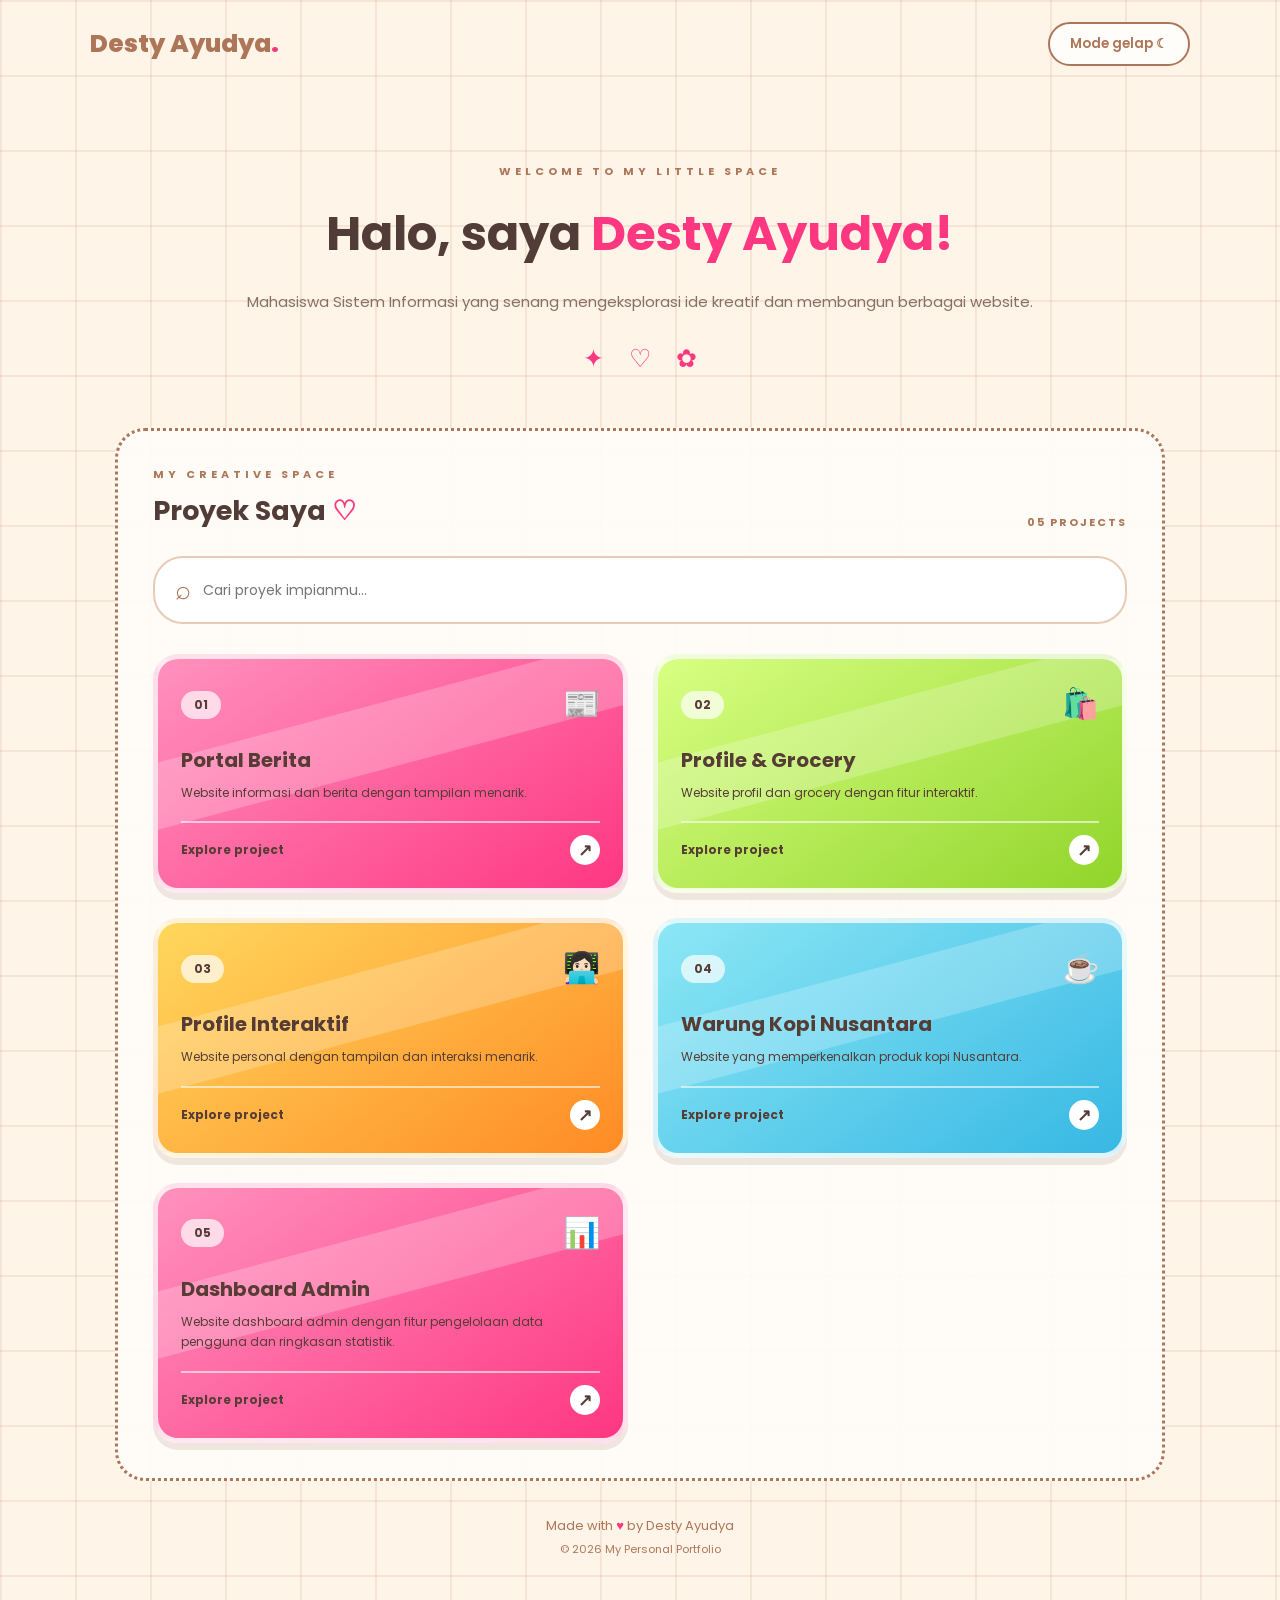
<file: index.html>
<!DOCTYPE html>
<html lang="id">
<head>
    <meta charset="UTF-8">
    <meta name="viewport" content="width=device-width, initial-scale=1.0">
    <title>Desty Ayudya | My Portfolio</title>

    <!-- GOOGLE FONTS -->
    <link rel="preconnect" href="https://fonts.googleapis.com">
    <link rel="preconnect" href="https://fonts.gstatic.com" crossorigin>
    <link href="https://fonts.googleapis.com/css2?family=Poppins:wght@400;500;600;700;800&family=Pacifico&display=swap" rel="stylesheet">

    <!-- CSS -->
    <style>
        * {
            margin: 0;
            padding: 0;
            box-sizing: border-box;
        }

        :root {
            --pink: #fe3781;
            --soft-pink: #ff77ad;
            --lime: #cef660;
            --blue: #00b2d7;
            --brown: #ad7659;
            --cream: #fff4e8;
            --text: #513c37;
            --white: #fffdf9;
        }

        body {
            font-family: 'Poppins', sans-serif;
            background-color: var(--cream);
            color: var(--text);
            min-height: 100vh;
            transition: 0.3s;
            background-image:
                linear-gradient(90deg, rgba(173,118,89,.12) 2px, transparent 2px),
                linear-gradient(rgba(173,118,89,.12) 2px, transparent 2px);
            background-size: 75px 75px;
        }

        /* NAVBAR */
        .navbar {
            display: flex;
            justify-content: space-between;
            align-items: center;
            padding: 22px 7%;
        }

        .logo {
            font-size: 25px;
            font-weight: 800;
            color: var(--brown);
            text-decoration: none;
        }

        .logo span {
            color: var(--pink);
        }

        .theme-btn {
            background: var(--white);
            border: 2px solid var(--brown);
            color: var(--brown);
            padding: 10px 20px;
            border-radius: 30px;
            cursor: pointer;
            font-family: inherit;
            font-weight: 600;
        }

        /* MAIN */
        .container {
            width: 90%;
            max-width: 1050px;
            margin: 30px auto;
        }

        .hero {
            text-align: center;
            padding: 45px 15px 35px;
        }

        .greeting,
        .small-title {
            color: var(--brown);
            font-size: 11px;
            font-weight: 700;
            letter-spacing: 4px;
        }

        .hero h1 {
            font-size: clamp(30px, 5vw, 48px);
            margin: 18px 0;
            color: var(--text);
        }

        .hero h1 span {
            color: var(--pink);
        }

        .description {
            color: #886f63;
            font-size: 15px;
            line-height: 1.8;
        }

        .decoration {
            display: flex;
            justify-content: center;
            gap: 25px;
            margin-top: 25px;
            font-size: 25px;
            color: var(--pink);
        }

        /* PORTFOLIO PANEL */
        .portfolio {
            background: rgba(255, 253, 249, 0.88);
            border: 3px dotted var(--brown);
            border-radius: 30px;
            padding: 35px;
            margin-top: 15px;
        }

        .section-heading {
            display: flex;
            justify-content: space-between;
            align-items: end;
            margin-bottom: 25px;
        }

        .section-heading h2 {
            font-size: 27px;
            margin-top: 8px;
        }

        .section-heading h2 span {
            color: var(--pink);
        }

        .project-count {
            color: var(--brown);
            font-size: 11px;
            font-weight: 700;
            letter-spacing: 2px;
        }

        /* SEARCH */
        .search-box {
            display: flex;
            align-items: center;
            gap: 12px;
            background: white;
            border: 2px solid #e7cbb7;
            border-radius: 30px;
            padding: 12px 20px;
            margin-bottom: 30px;
        }

        .search-box span {
            font-size: 27px;
            color: var(--brown);
        }

        .search-box input {
            width: 100%;
            border: none;
            outline: none;
            background: transparent;
            font-family: inherit;
            font-size: 14px;
            color: var(--text);
        }

        /* PROJECT CARDS */
        .project-grid {
            display: grid;
            grid-template-columns: repeat(2, 1fr);
            gap: 25px;
        }

        .project-card {
            min-height: 230px;
            padding: 23px;
            border-radius: 25px;
            border: 5px solid rgba(255,255,255,.8);
            text-decoration: none;
            color: #573c36;
            display: flex;
            flex-direction: column;
            justify-content: space-between;
            box-shadow: 0 7px 0 rgba(125, 78, 54, .12);
            transition: .25s;
            position: relative;
            overflow: hidden;
        }

        .project-card::before {
            content: "";
            position: absolute;
            width: 160%;
            height: 65px;
            background: rgba(255,255,255,.22);
            transform: rotate(-15deg);
            top: 30px;
            left: -20%;
            pointer-events: none;
        }

        .project-card:hover {
            transform: translateY(-7px);
            box-shadow: 0 13px 0 rgba(125, 78, 54, .12);
        }

        .pink {
            background: linear-gradient(145deg, #ff91bd, #fe3781);
        }

        .green {
            background: linear-gradient(145deg, #d8ff83, #91d52b);
        }

        .orange {
            background: linear-gradient(145deg, #ffd75c, #ff8b25);
        }

        .blue {
            background: linear-gradient(145deg, #8ce7f5, #37b8e4);
        }

        .card-top,
        .card-bottom {
            display: flex;
            justify-content: space-between;
            align-items: center;
            position: relative;
            z-index: 1;
        }

        .number {
            background: rgba(255,255,255,.7);
            padding: 5px 13px;
            border-radius: 20px;
            font-size: 12px;
            font-weight: 700;
        }

        .card-icon {
            font-size: 30px;
        }

        .card-content {
            position: relative;
            z-index: 1;
            margin: 18px 0;
        }

        .card-content h3 {
            font-size: 20px;
            margin-bottom: 8px;
        }

        .card-content p {
            font-size: 12px;
            line-height: 1.7;
        }

        .card-bottom {
            border-top: 2px solid rgba(255,255,255,.6);
            padding-top: 12px;
            font-size: 12px;
            font-weight: 700;
        }

        .arrow {
            background: white;
            width: 30px;
            height: 30px;
            border-radius: 50%;
            display: grid;
            place-items: center;
            font-size: 17px;
        }

        /* EMPTY SEARCH */
        .no-result {
            display: none;
            text-align: center;
            padding: 30px;
            color: var(--brown);
        }

        /* FOOTER */
        footer {
            text-align: center;
            padding: 35px 10px;
            color: var(--brown);
            font-size: 13px;
        }

        footer span {
            color: var(--pink);
        }

        .footer-small {
            margin-top: 5px;
            font-size: 11px;
        }

        /* DARK MODE */
        body.dark {
            --cream: #29232b;
            --text: #fff0f5;
            --white: #39313b;
            --brown: #f2a4bf;

            background-color: var(--cream);
            background-image:
                linear-gradient(90deg, rgba(255,255,255,.04) 2px, transparent 2px),
                linear-gradient(rgba(255,255,255,.04) 2px, transparent 2px);
        }

        body.dark .portfolio {
            background: rgba(57,49,59,.95);
        }

        body.dark .hero h1,
        body.dark .section-heading h2 {
            color: #fff0f5;
        }

        body.dark .description {
            color: #d5bdca;
        }

        body.dark .search-box {
            background: #443a46;
            border-color: #745467;
        }

        body.dark .search-box input {
            color: white;
        }

        body.dark .search-box input::placeholder {
            color: #d0b6c5;
        }

        body.dark .theme-btn {
            background: #39313b;
            color: #ffb5d0;
            border-color: #ff77ad;
        }

        /* RESPONSIVE */
        @media (max-width: 650px) {
            .navbar {
                padding: 18px 5%;
            }

            .container {
                width: 92%;
                margin-top: 15px;
            }

            .portfolio {
                padding: 22px 16px;
            }

            .project-grid {
                grid-template-columns: 1fr;
                gap: 18px;
            }

            .section-heading h2 {
                font-size: 23px;
            }

            .project-count {
                font-size: 9px;
            }

            .hero {
                padding-top: 30px;
            }
        }
    </style>
</head>

<body>

    <!-- NAVBAR -->
    <header class="navbar">
        <a href="#" class="logo">Desty Ayudya<span>.</span></a>
        <button id="themeToggle" class="theme-btn">
            Mode gelap ☾
        </button>
    </header>

    <main class="container">

        <!-- HERO -->
        <section class="hero">
            <p class="greeting">WELCOME TO MY LITTLE SPACE</p>

            <h1>Halo, saya <span>Desty Ayudya!</span></h1>

            <p class="description">
                Mahasiswa Sistem Informasi yang senang mengeksplorasi ide kreatif dan
                membangun berbagai website.
            </p>

            <div class="decoration">
                <span>✦</span>
                <span>♡</span>
                <span>✿</span>
            </div>
        </section>

        <!-- PORTFOLIO -->
        <section class="portfolio">

            <div class="section-heading">
                <div>
                    <p class="small-title">MY CREATIVE SPACE</p>
                    <h2>Proyek Saya <span>♡</span></h2>
                </div>

                <p class="project-count">05 PROJECTS</p>
            </div>

            <!-- SEARCH -->
            <div class="search-box">
                <span>⌕</span>
                <input
                    type="text"
                    id="searchInput"
                    placeholder="Cari proyek impianmu..."
                >
            </div>

            <!-- PROJECT GRID -->
            <div class="project-grid" id="projectGrid">

                <!-- PROJECT 01 -->
                <a
                    href="berita/portal_berita.html"
                    class="project-card pink"
                    data-name="portal berita"
                >
                    <div class="card-top">
                        <span class="number">01</span>
                        <span class="card-icon">📰</span>
                    </div>

                    <div class="card-content">
                        <h3>Portal Berita</h3>
                        <p>
                            Website informasi dan berita dengan tampilan menarik.
                        </p>
                    </div>

                    <div class="card-bottom">
                        <span>Explore project</span>
                        <span class="arrow">↗</span>
                    </div>
                </a>

                <!-- PROJECT 02 -->
                <a
                    href="Profile%20%26%20Grocery/index.html"
                    class="project-card green"
                    data-name="profile grocery"
                >
                    <div class="card-top">
                        <span class="number">02</span>
                        <span class="card-icon">🛍️</span>
                    </div>

                    <div class="card-content">
                        <h3>Profile & Grocery</h3>
                        <p>
                            Website profil dan grocery dengan fitur interaktif.
                        </p>
                    </div>

                    <div class="card-bottom">
                        <span>Explore project</span>
                        <span class="arrow">↗</span>
                    </div>
                </a>

                <!-- PROJECT 03 -->
                <a
                    href="profile%20interaktif/index.html"
                    class="project-card orange"
                    data-name="profile interaktif"
                >
                    <div class="card-top">
                        <span class="number">03</span>
                        <span class="card-icon">👩🏻‍💻</span>
                    </div>

                    <div class="card-content">
                        <h3>Profile Interaktif</h3>
                        <p>
                            Website personal dengan tampilan dan interaksi menarik.
                        </p>
                    </div>

                    <div class="card-bottom">
                        <span>Explore project</span>
                        <span class="arrow">↗</span>
                    </div>
                </a>

                <!-- PROJECT 04 -->
                <a
                    href="Warung%20Kopi%20Nusantara/index.html"
                    class="project-card blue"
                    data-name="warung kopi nusantara"
                >
                    <div class="card-top">
                        <span class="number">04</span>
                        <span class="card-icon">☕</span>
                    </div>

                    <div class="card-content">
                        <h3>Warung Kopi Nusantara</h3>
                        <p>
                            Website yang memperkenalkan produk kopi Nusantara.
                        </p>
                    </div>

                    <div class="card-bottom">
                        <span>Explore project</span>
                        <span class="arrow">↗</span>
                    </div>
                </a>

                <!-- PROJECT 05 -->
                <a
                    href="./Dashboard_H1101251023_DestyAyudya/index.html"
                    class="project-card pink"
                    data-name="dashboard admin adminpanel"
                >
                    <div class="card-top">
                        <span class="number">05</span>
                        <span class="card-icon">📊</span>
                    </div>

                    <div class="card-content">
                        <h3>Dashboard Admin</h3>
                        <p>
                            Website dashboard admin dengan fitur pengelolaan
                            data pengguna dan ringkasan statistik.
                        </p>
                    </div>

                    <div class="card-bottom">
                        <span>Explore project</span>
                        <span class="arrow">↗</span>
                    </div>
                </a>

            </div>

            <p id="noResult" class="no-result">
                Ups! Proyek tidak ditemukan ♡
            </p>

        </section>

        <!-- FOOTER -->
        <footer>
            <p>Made with <span>♥</span> by Desty Ayudya</p>
            <p class="footer-small">© 2026 My Personal Portfolio</p>
        </footer>

    </main>

    <!-- JAVASCRIPT -->
    <script>
        // SEARCH PROJECT
        const searchInput = document.getElementById("searchInput");
        const projectCards = document.querySelectorAll(".project-card");
        const noResult = document.getElementById("noResult");

        searchInput.addEventListener("input", function () {
            const keyword = this.value.toLowerCase().trim();
            let found = 0;

            projectCards.forEach(function (card) {
                const name = card.dataset.name.toLowerCase();

                if (name.includes(keyword)) {
                    card.style.display = "flex";
                    found++;
                } else {
                    card.style.display = "none";
                }
            });

            noResult.style.display = found === 0 ? "block" : "none";
        });

        // DARK MODE
        const themeToggle = document.getElementById("themeToggle");

        themeToggle.addEventListener("click", function () {
            document.body.classList.toggle("dark");

            if (document.body.classList.contains("dark")) {
                themeToggle.textContent = "Mode terang ☀";
            } else {
                themeToggle.textContent = "Mode gelap ☾";
            }
        });
    </script>

</body>
</html>
</file>
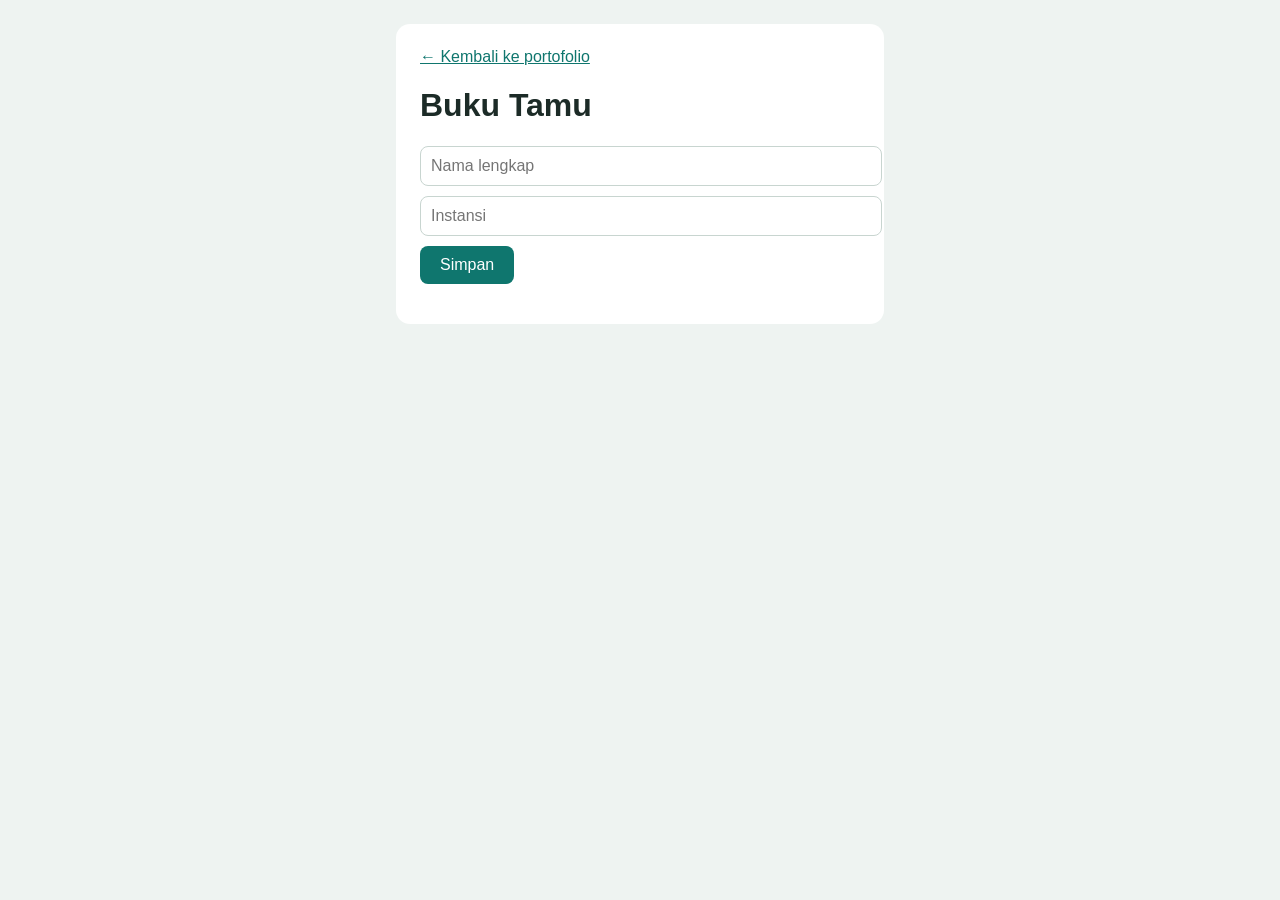
<file: buku-tamu-digital/index.html>
<!DOCTYPE html>
<html lang="id">
<head>
 <meta charset="UTF-8">
 <meta name="viewport" content="width=device-width, initial-scale=1">
 <title>Buku Tamu Digital</title>
 <link rel="stylesheet" href="style.css">
</head>
<body>
 <div class="kotak">

    <!-- ../ artinya naik satu folder, lalu buka index.html utama -->
    <a href="../index.html">&larr; Kembali ke portofolio</a>

    <h1>Buku Tamu</h1>
    <input id="nama" placeholder="Nama lengkap">
    <input id="instansi" placeholder="Instansi">
    <button id="simpan">Simpan</button>

    <ul id="daftar"></ul>
 </div>

 <script src="script.js"></script>
</body>
</html>
</file>
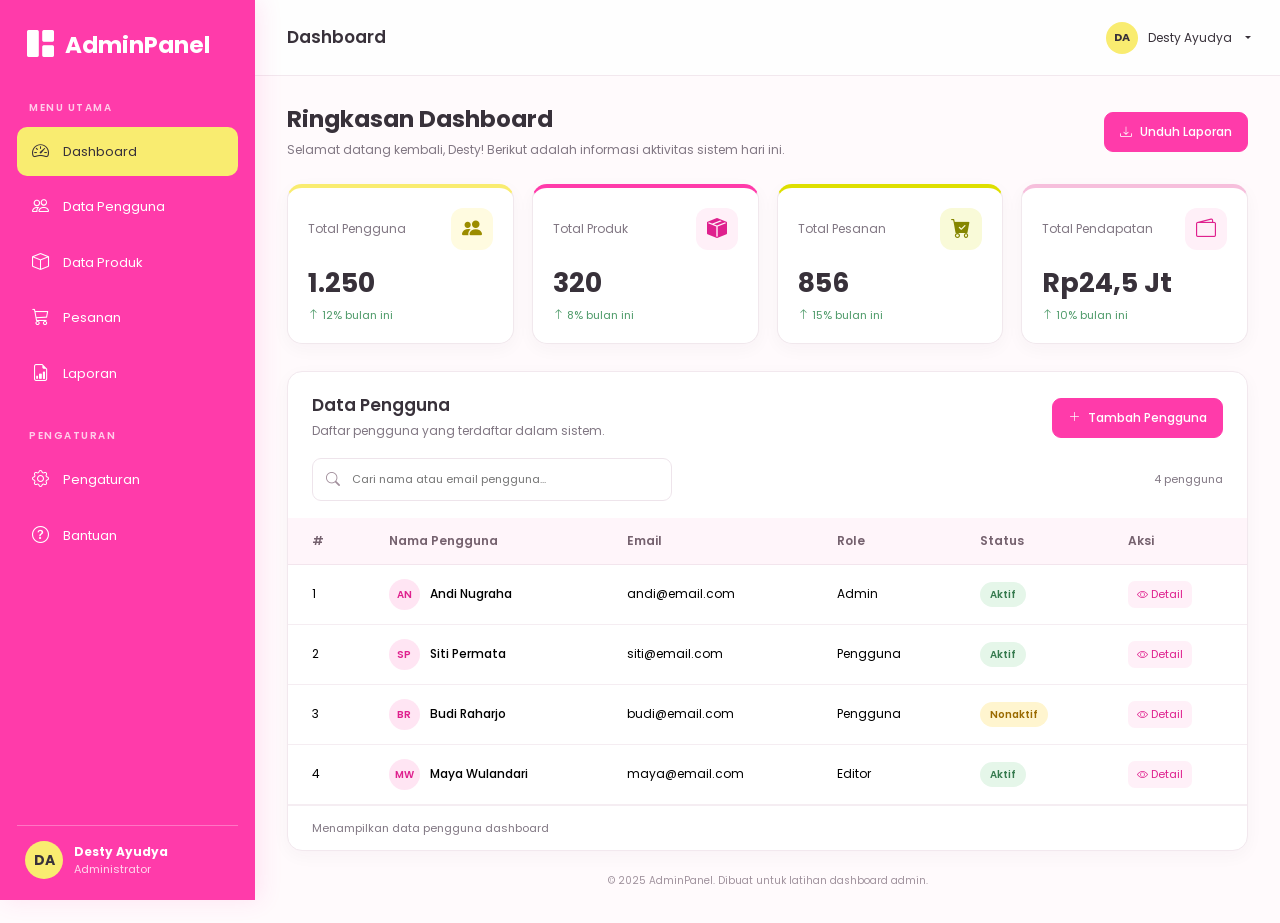
<file: Dashboard_H1101251023_DestyAyudya/index.html>
<!doctype html>
<html lang="id">
<head>
  <meta charset="utf-8">
  <meta name="viewport" content="width=device-width, initial-scale=1">
  <title>AdminPanel | Dashboard</title>

  <link href="https://cdn.jsdelivr.net/npm/bootstrap@5.3.3/dist/css/bootstrap.min.css" rel="stylesheet">
  <link href="https://cdn.jsdelivr.net/npm/bootstrap-icons@1.11.3/font/bootstrap-icons.min.css" rel="stylesheet">
  <link rel="stylesheet" href="css/style.css">
</head>
<body>
  <div class="app-shell">
    <aside class="sidebar" id="sidebar">
      <a class="brand" href="#">
        <i class="bi bi-grid-1x2-fill"></i>
        <span>AdminPanel</span>
      </a>

      <div class="menu-label">MENU UTAMA</div>
      <nav class="sidebar-nav">
        <a href="#dashboard" class="menu-link active"><i class="bi bi-speedometer2"></i> Dashboard</a>
        <a href="#users" class="menu-link"><i class="bi bi-people"></i> Data Pengguna</a>
        <a href="#products" class="menu-link"><i class="bi bi-box"></i> Data Produk</a>
        <a href="#orders" class="menu-link"><i class="bi bi-cart3"></i> Pesanan</a>
        <a href="#reports" class="menu-link"><i class="bi bi-file-earmark-bar-graph"></i> Laporan</a>
      </nav>

      <div class="menu-label settings-label">PENGATURAN</div>
      <nav class="sidebar-nav">
        <a href="#settings" class="menu-link"><i class="bi bi-gear"></i> Pengaturan</a>
        <a href="#help" class="menu-link"><i class="bi bi-question-circle"></i> Bantuan</a>
      </nav>

      <div class="sidebar-profile">
        <div class="avatar">DA</div>
        <div>
          <strong>Desty Ayudya</strong>
          <small>Administrator</small>
        </div>
      </div>
    </aside>

    <main class="main-area" id="dashboard">
      <nav class="topbar navbar navbar-expand">
        <button class="btn sidebar-toggle" id="sidebarToggle" aria-label="Buka/tutup sidebar">
          <i class="bi bi-list"></i>
        </button>

        <div class="topbar-title">Dashboard</div>

        <div class="dropdown ms-auto">
          <button class="btn profile-menu dropdown-toggle" data-bs-toggle="dropdown" aria-expanded="false">
            <span class="avatar avatar-small">DA</span>
            <span class="d-none d-sm-inline">Desty Ayudya</span>
          </button>

          <ul class="dropdown-menu dropdown-menu-end">
            <li><a class="dropdown-item" href="#profile"><i class="bi bi-person me-2"></i>Profil</a></li>
            <li><a class="dropdown-item" href="#settings"><i class="bi bi-gear me-2"></i>Pengaturan</a></li>
            <li><hr class="dropdown-divider"></li>
            <li><a class="dropdown-item" href="#logout"><i class="bi bi-box-arrow-right me-2"></i>Keluar</a></li>
          </ul>
        </div>
      </nav>

      <div class="content-wrap">
        <section class="welcome-row">
          <div>
            <h1>Ringkasan Dashboard</h1>
            <p>Selamat datang kembali, Desty! Berikut adalah informasi aktivitas sistem hari ini.</p>
          </div>

          <button class="btn btn-primary" id="downloadReport">
            <i class="bi bi-download me-2"></i>Unduh Laporan
          </button>
        </section>

        <section class="stats-grid" aria-label="Ringkasan statistik">
          <article class="stat-card lemon">
            <div class="stat-top">
              <span>Total Pengguna</span>
              <span class="stat-icon"><i class="bi bi-people-fill"></i></span>
            </div>
            <h2>1.250</h2>
            <p class="trend"><i class="bi bi-arrow-up"></i> 12% bulan ini</p>
          </article>

          <article class="stat-card pink">
            <div class="stat-top">
              <span>Total Produk</span>
              <span class="stat-icon"><i class="bi bi-box-seam-fill"></i></span>
            </div>
            <h2>320</h2>
            <p class="trend"><i class="bi bi-arrow-up"></i> 8% bulan ini</p>
          </article>

          <article class="stat-card guac">
            <div class="stat-top">
              <span>Total Pesanan</span>
              <span class="stat-icon"><i class="bi bi-cart-check-fill"></i></span>
            </div>
            <h2>856</h2>
            <p class="trend"><i class="bi bi-arrow-up"></i> 15% bulan ini</p>
          </article>

          <article class="stat-card cream">
            <div class="stat-top">
              <span>Total Pendapatan</span>
              <span class="stat-icon"><i class="bi bi-wallet2"></i></span>
            </div>
            <h2>Rp24,5 Jt</h2>
            <p class="trend"><i class="bi bi-arrow-up"></i> 10% bulan ini</p>
          </article>
        </section>

        <section class="users-panel" id="users">
          <div class="panel-heading">
            <div>
              <h2>Data Pengguna</h2>
              <p>Daftar pengguna yang terdaftar dalam sistem.</p>
            </div>

            <button class="btn btn-primary" data-bs-toggle="modal" data-bs-target="#addUserModal">
              <i class="bi bi-plus-lg me-2"></i>Tambah Pengguna
            </button>
          </div>

          <div class="table-tools">
            <div class="search-box">
              <i class="bi bi-search"></i>
              <input id="userSearch" type="search" placeholder="Cari nama atau email pengguna..." aria-label="Cari pengguna">
            </div>
            <span class="result-count" id="resultCount">4 pengguna</span>
          </div>

          <div class="table-responsive">
            <table class="table align-middle user-table" id="userTable">
              <thead>
                <tr>
                  <th>#</th>
                  <th>Nama Pengguna</th>
                  <th>Email</th>
                  <th>Role</th>
                  <th>Status</th>
                  <th>Aksi</th>
                </tr>
              </thead>

              <tbody>
                <tr>
                  <td>1</td>
                  <td><div class="user-name"><span class="table-avatar">AN</span>Andi Nugraha</div></td>
                  <td>andi@email.com</td>
                  <td>Admin</td>
                  <td><span class="status active-status">Aktif</span></td>
                  <td><button class="btn btn-sm btn-detail" data-user="Andi Nugraha" data-email="andi@email.com" data-role="Admin" data-status="Aktif"><i class="bi bi-eye"></i> Detail</button></td>
                </tr>

                <tr>
                  <td>2</td>
                  <td><div class="user-name"><span class="table-avatar">SP</span>Siti Permata</div></td>
                  <td>siti@email.com</td>
                  <td>Pengguna</td>
                  <td><span class="status active-status">Aktif</span></td>
                  <td><button class="btn btn-sm btn-detail" data-user="Siti Permata" data-email="siti@email.com" data-role="Pengguna" data-status="Aktif"><i class="bi bi-eye"></i> Detail</button></td>
                </tr>

                <tr>
                  <td>3</td>
                  <td><div class="user-name"><span class="table-avatar">BR</span>Budi Raharjo</div></td>
                  <td>budi@email.com</td>
                  <td>Pengguna</td>
                  <td><span class="status inactive-status">Nonaktif</span></td>
                  <td><button class="btn btn-sm btn-detail" data-user="Budi Raharjo" data-email="budi@email.com" data-role="Pengguna" data-status="Nonaktif"><i class="bi bi-eye"></i> Detail</button></td>
                </tr>

                <tr>
                  <td>4</td>
                  <td><div class="user-name"><span class="table-avatar">MW</span>Maya Wulandari</div></td>
                  <td>maya@email.com</td>
                  <td>Editor</td>
                  <td><span class="status active-status">Aktif</span></td>
                  <td><button class="btn btn-sm btn-detail" data-user="Maya Wulandari" data-email="maya@email.com" data-role="Editor" data-status="Aktif"><i class="bi bi-eye"></i> Detail</button></td>
                </tr>
              </tbody>
            </table>
          </div>

          <div class="panel-footer">Menampilkan data pengguna dashboard</div>
        </section>

        <footer class="page-footer">
          © 2025 AdminPanel. Dibuat untuk latihan dashboard admin.
        </footer>
      </div>
    </main>
  </div>

  <!-- Modal Detail Pengguna -->
  <div class="modal fade" id="detailModal" tabindex="-1" aria-labelledby="detailModalLabel" aria-hidden="true">
    <div class="modal-dialog modal-dialog-centered">
      <div class="modal-content">
        <div class="modal-header">
          <h5 class="modal-title" id="detailModalLabel">Detail Pengguna</h5>
          <button type="button" class="btn-close" data-bs-dismiss="modal" aria-label="Tutup"></button>
        </div>

        <div class="modal-body">
          <div class="detail-avatar" id="detailAvatar">AN</div>
          <dl class="detail-list">
            <dt>Nama</dt><dd id="detailName"></dd>
            <dt>Email</dt><dd id="detailEmail"></dd>
            <dt>Role</dt><dd id="detailRole"></dd>
            <dt>Status</dt><dd id="detailStatus"></dd>
          </dl>
        </div>

        <div class="modal-footer">
          <button class="btn btn-outline-secondary" data-bs-dismiss="modal">Tutup</button>
        </div>
      </div>
    </div>
  </div>

  <!-- Modal Tambah Pengguna -->
  <div class="modal fade" id="addUserModal" tabindex="-1" aria-labelledby="addUserModalLabel" aria-hidden="true">
    <div class="modal-dialog modal-dialog-centered">
      <div class="modal-content">
        <form id="addUserForm">
          <div class="modal-header">
            <h5 class="modal-title" id="addUserModalLabel">Tambah Pengguna</h5>
            <button type="button" class="btn-close" data-bs-dismiss="modal" aria-label="Tutup"></button>
          </div>

          <div class="modal-body">
            <div class="mb-3">
              <label class="form-label" for="newName">Nama lengkap</label>
              <input class="form-control" id="newName" required>
            </div>

            <div class="mb-3">
              <label class="form-label" for="newEmail">Email</label>
              <input class="form-control" id="newEmail" type="email" required>
            </div>

            <div class="mb-3">
              <label class="form-label" for="newRole">Role</label>
              <select class="form-select" id="newRole">
                <option>Pengguna</option>
                <option>Admin</option>
                <option>Editor</option>
              </select>
            </div>
          </div>

          <div class="modal-footer">
            <button type="button" class="btn btn-outline-secondary" data-bs-dismiss="modal">Batal</button>
            <button type="submit" class="btn btn-primary">Simpan Pengguna</button>
          </div>
        </form>
      </div>
    </div>
  </div>

  <script src="https://cdn.jsdelivr.net/npm/bootstrap@5.3.3/dist/js/bootstrap.bundle.min.js"></script>
  <script src="js/script.js"></script>
</body>
</html>
</file>
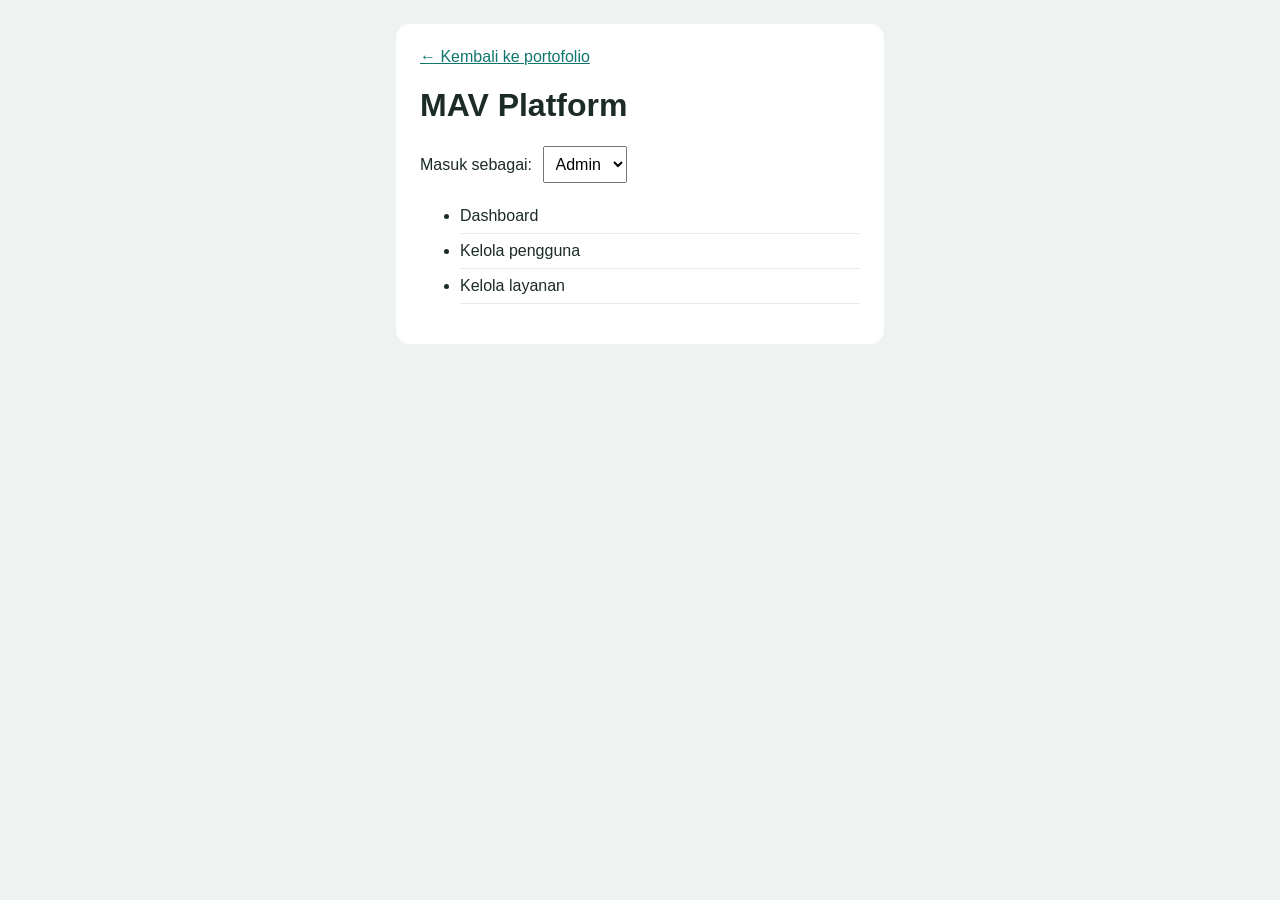
<file: mav-platform/index.html>
<!DOCTYPE html>
<html lang="id">
<head>
 <meta charset="UTF-8">
 <meta name="viewport" content="width=device-width, initial-scale=1">
 <title>MAV Platform</title>
 <link rel="stylesheet" href="style.css">
</head>
<body>
 <div class="kotak">
    <a href="../index.html">&larr; Kembali ke portofolio</a>

    <h1>MAV Platform</h1>
    <label>Masuk sebagai:
     <select id="peran">
       <option value="admin">Admin</option>
       <option value="staf">Staf</option>
       <option value="tamu">Tamu</option>
     </select>
    </label>

    <ul id="menu"></ul>
 </div>

 <script src="script.js"></script>
</body>
</html>
</file>
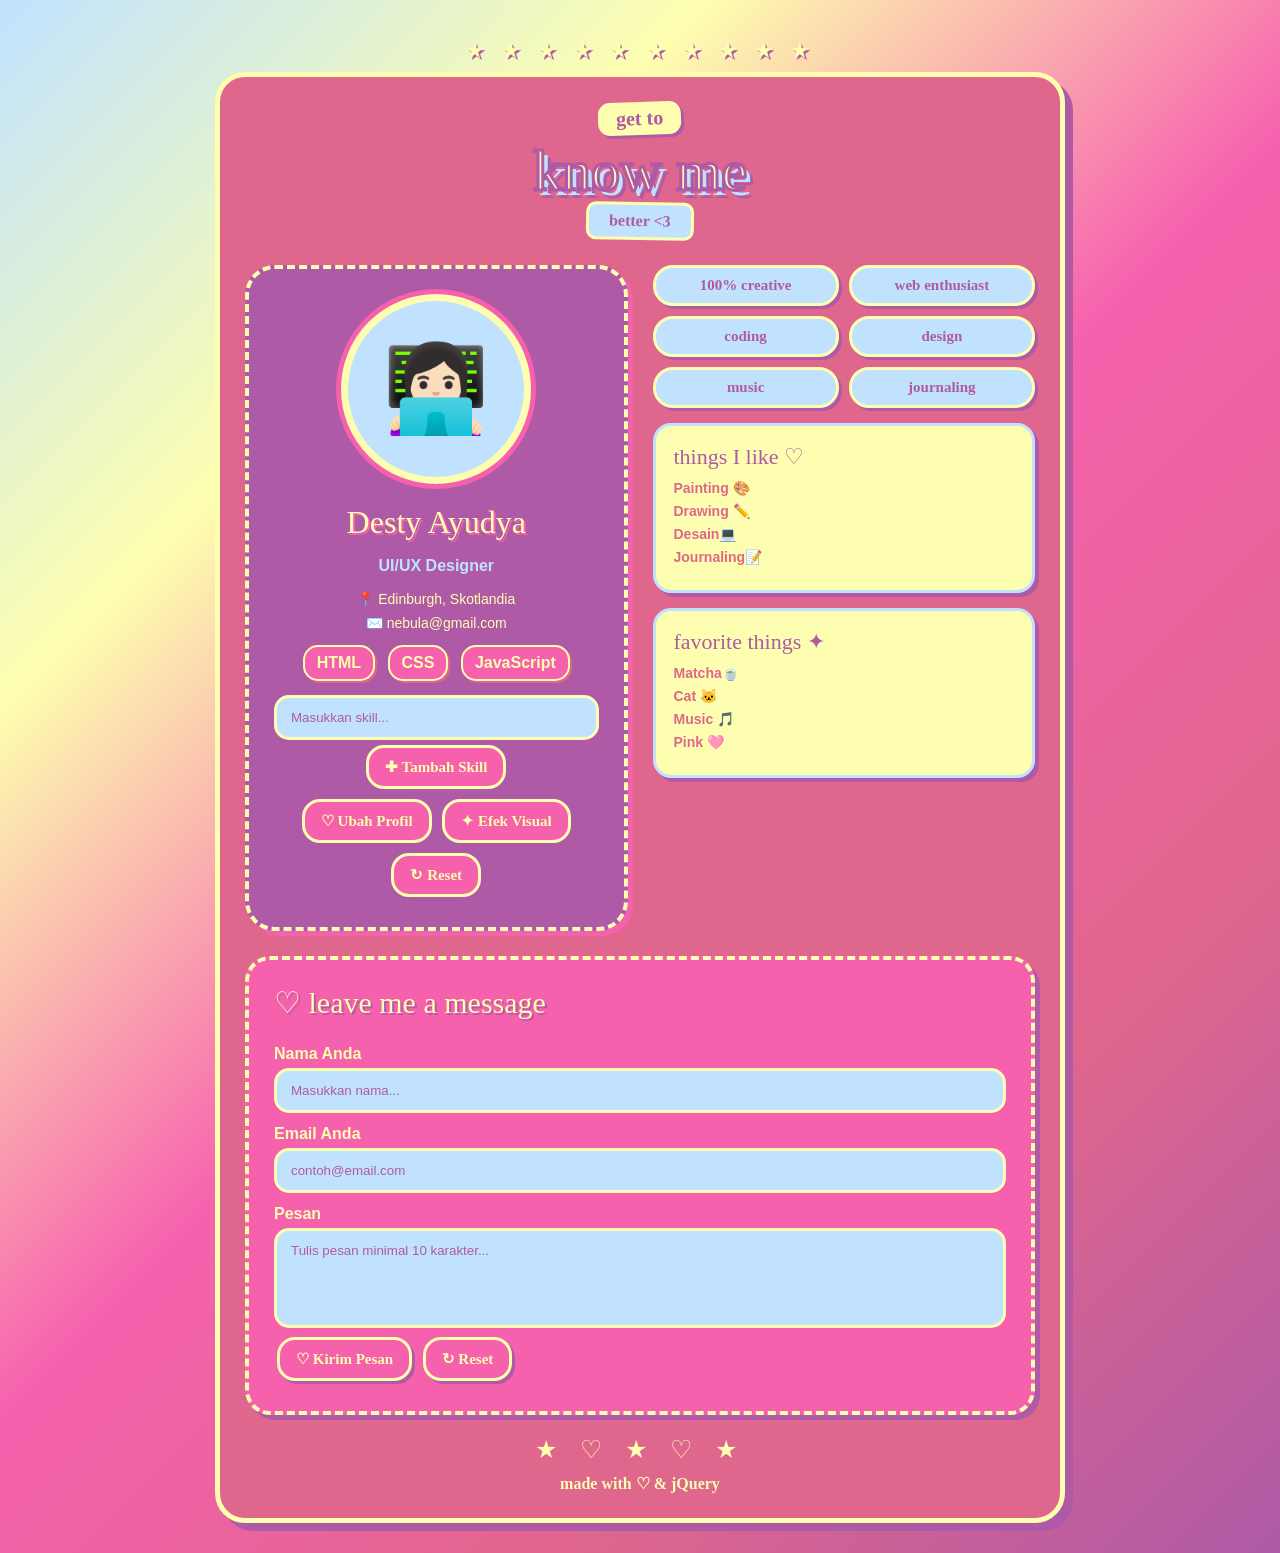
<file: profile interaktif/index.html>
<!DOCTYPE html>
<html lang="id">

<head>
    <meta charset="UTF-8">
    <meta name="viewport" content="width=device-width, initial-scale=1.0">

    <title>Get to Know Me - Desty Ayudya</title>

    <link rel="stylesheet" href="style.css">
</head>

<body>

    <div class="container">
        <div class="header">

            <div class="small-title">
                get to
            </div>

            <div class="main-title">
                know me
            </div>

            <div class="subtitle">
                better &lt;3
            </div>

        </div>

        <div class="profile-area">
            <div class="profile-card" id="profileCard">

                <div class="avatar">
                    👩🏻‍💻
                </div>

                <h1 id="profileName">
                    Desty Ayudya
                </h1>

                <p class="jabatan" id="profileJob">
                    UI/UX Designer
                </p>

                <p class="info">
                    📍 Edinburgh, Skotlandia
                </p>

                <p class="info">
                    ✉️ nebula@gmail.com
                </p>


                <!-- SKILL -->
                <div id="skillList">

                    <span class="skill">
                        HTML
                    </span>

                    <span class="skill">
                        CSS
                    </span>

                    <span class="skill">
                        JavaScript
                    </span>

                </div>


                <!-- INPUT SKILL -->
                <input
                    type="text"
                    id="skillInput"
                    placeholder="Masukkan skill..."
                >

                <button id="btnTambahSkill">
                    ✚ Tambah Skill
                </button>


                <!-- BUTTON -->
                <div class="button-group">

                    <button id="btnUbahProfil">
                        ♡ Ubah Profil
                    </button>

                    <button id="btnAnimasi">
                        ✦ Efek Visual
                    </button>

                    <button id="btnReset">
                        ↻ Reset
                    </button>

                </div>

            </div>


            <!-- ABOUT -->
            <div class="about-card">

                <div class="tags">

                    <div class="tag">
                        100% creative
                    </div>

                    <div class="tag">
                        web enthusiast
                    </div>

                    <div class="tag">
                        coding
                    </div>

                    <div class="tag">
                        design
                    </div>

                    <div class="tag">
                        music
                    </div>

                    <div class="tag">
                        journaling
                    </div>

                </div>


                <div class="mini-card">

                    <h3>
                        things I like ♡
                    </h3>

                    <p>
                        Painting 🎨
                    </p>

                    <p>
                        Drawing ✏️
                    </p>

                    <p>
                        Desain💻
                    </p>

                    <p>
                        Journaling📝
                    </p>

                </div>


                <div class="mini-card">

                    <h3>
                        favorite things ✦
                    </h3>

                    <p>
                        Matcha🍵
                    </p>

                    <p>
                        Cat 🐱
                    </p>

                    <p>
                        Music 🎵
                    </p>

                    <p>
                        Pink 🩷
                    </p>

                </div>

            </div>

        </div>

        <!-- CONTACT FORM -->
        <div class="contact-card">

            <h2>
                ♡ leave me a message
            </h2>

            <form id="contactForm">

                <!-- NAMA -->
                <label>
                    Nama Anda
                </label>

                <input
                    type="text"
                    id="nama"
                    placeholder="Masukkan nama..."
                >

                <div class="error" id="errNama">
                    Nama minimal 3 karakter.
                </div>


                <!-- EMAIL -->
                <label>
                    Email Anda
                </label>

                <input
                    type="text"
                    id="email"
                    placeholder="contoh@email.com"
                >

                <div class="error" id="errEmail">
                    Email tidak valid.
                </div>

                <!-- PESAN -->
                <label>
                    Pesan
                </label>

                <textarea
                    id="pesan"
                    placeholder="Tulis pesan minimal 10 karakter..."
                ></textarea>

                <div class="error" id="errPesan">
                    Pesan minimal 10 karakter.
                </div>

                <!-- BUTTON -->
                <button type="submit">
                    ♡ Kirim Pesan
                </button>

                <button
                    type="reset"
                    id="btnResetForm"
                >
                    ↻ Reset
                </button>

            </form>


            <!-- SUCCESS MESSAGE -->
            <div id="successMessage">
                ✦ Pesan berhasil dikirim! Thank you ♡
            </div>

        </div>


        <!-- FOOTER -->
        <div class="decoration">
            ★ ♡ ★ ♡ ★
        </div>

        <div class="footer-text">
            made with ♡ & jQuery
        </div>

    </div>

    <script src="https://code.jquery.com/jquery-3.7.1.min.js"></script>
    <script src="script.js"></script>

</body>

</html>
</file>
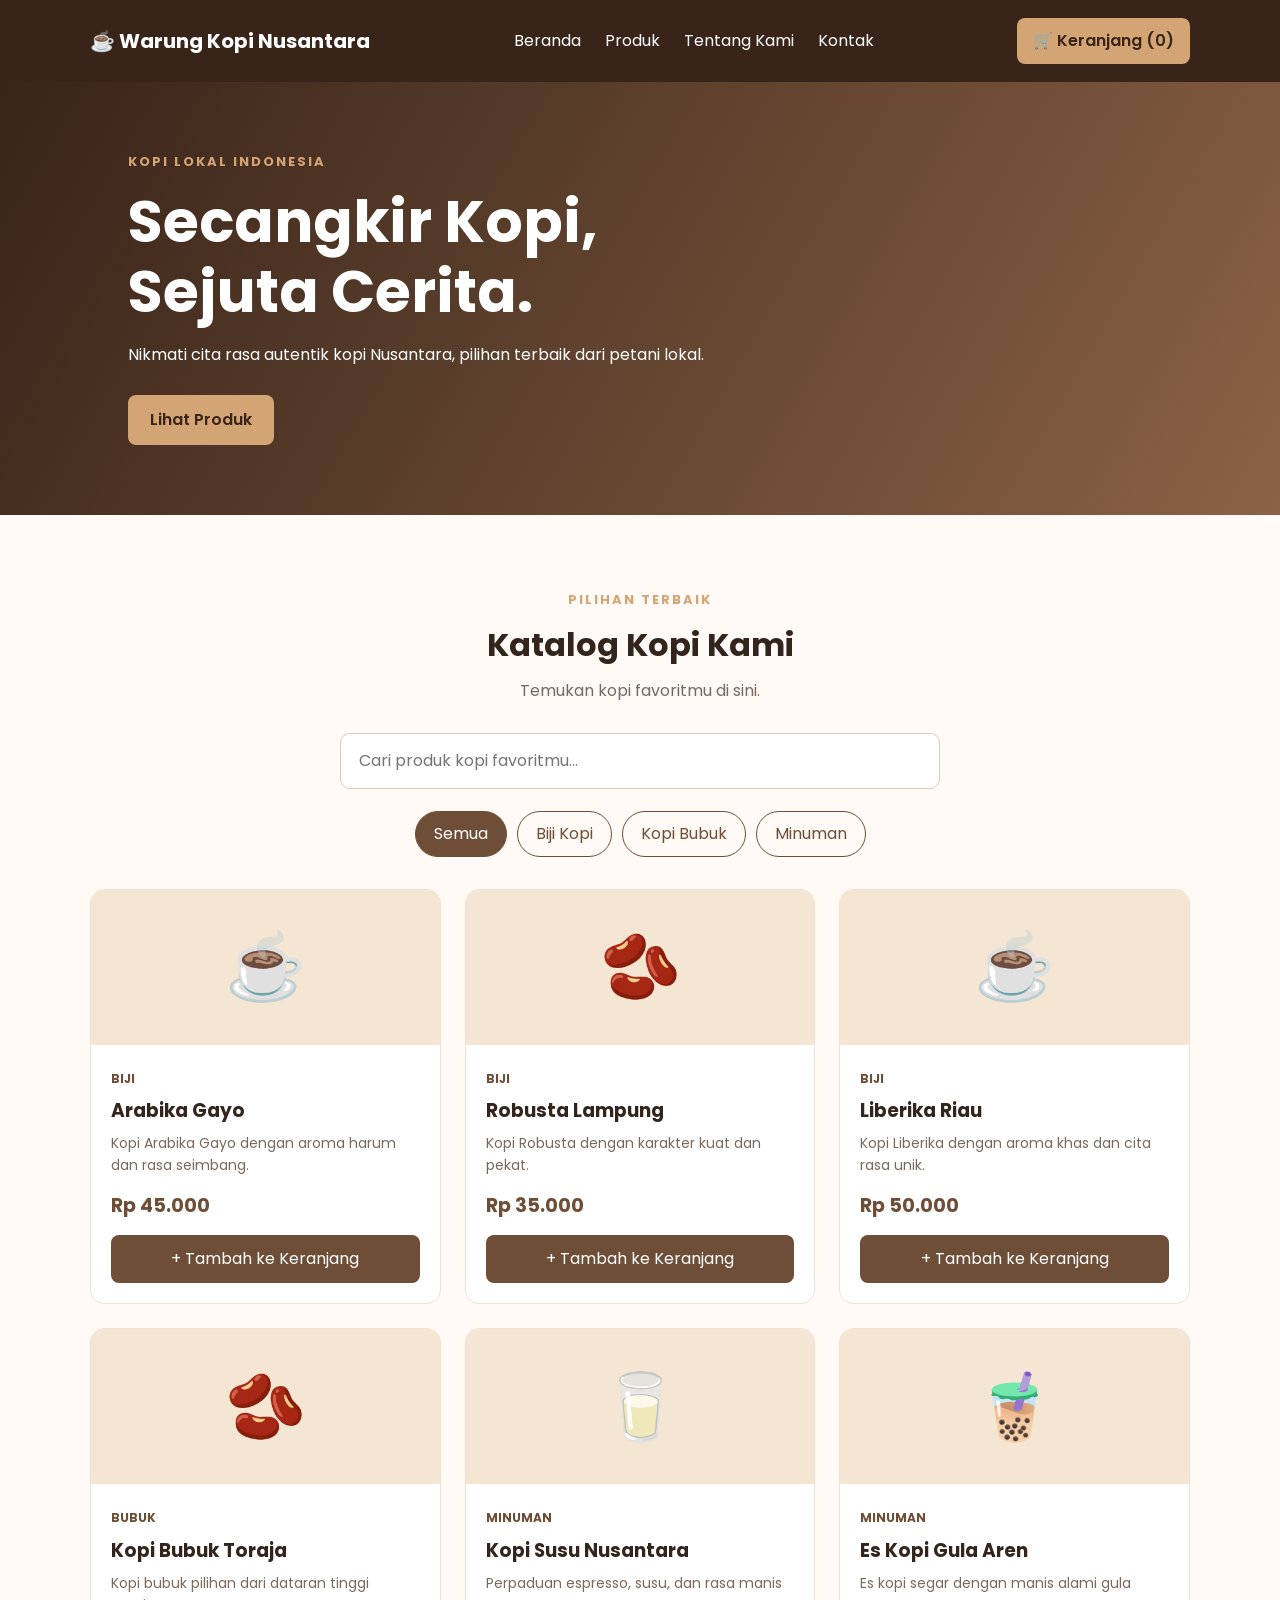
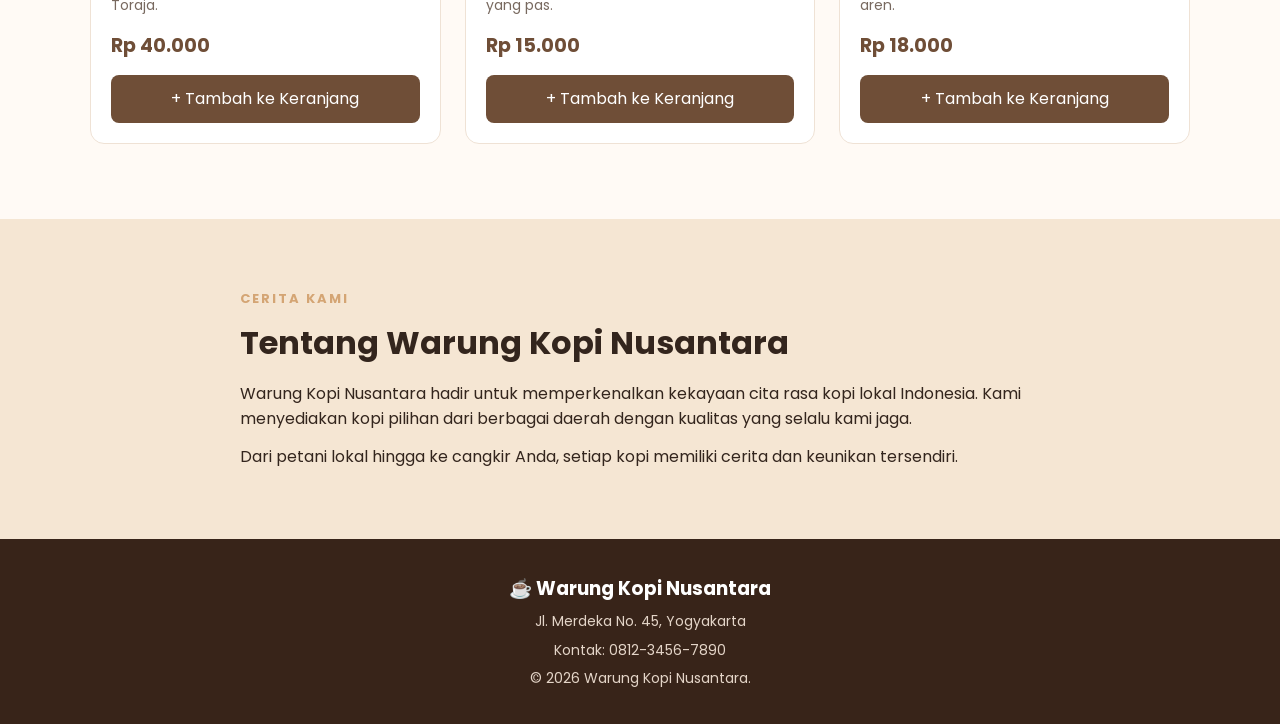
<file: Warung Kopi Nusantara/index.html>
<!DOCTYPE html>
<html lang="id">
<head>
    <meta charset="UTF-8">
    <meta name="viewport" content="width=device-width, initial-scale=1.0">
    <title>Warung Kopi Nusantara</title>

    <!-- Google Fonts -->
    <link rel="preconnect" href="https://fonts.googleapis.com">
    <link rel="preconnect" href="https://fonts.gstatic.com" crossorigin>
    <link href="https://fonts.googleapis.com/css2?family=Poppins:wght@400;500;600;700&display=swap" rel="stylesheet">

    <!-- CSS -->
    <link rel="stylesheet" href="style.css">

    <!-- jQuery CDN -->
    <script src="https://code.jquery.com/jquery-3.7.1.min.js"></script>
</head>
<body>

    <!-- Navbar -->
    <header class="navbar">
        <a href="#" class="logo">☕ Warung Kopi Nusantara</a>

        <nav class="nav-menu">
            <a href="#beranda">Beranda</a>
            <a href="#produk">Produk</a>
            <a href="#tentang">Tentang Kami</a>
            <a href="#kontak">Kontak</a>
        </nav>

        <button id="cartBtn" class="cart-btn">
            🛒 Keranjang (<span id="cartCount">0</span>)
        </button>
    </header>

    <main>
        <!-- Hero Section -->
        <section id="beranda" class="hero">
            <div class="hero-content">
                <p class="hero-label">KOPI LOKAL INDONESIA</p>
                <h1>Secangkir Kopi,<br>Sejuta Cerita.</h1>
                <p>
                    Nikmati cita rasa autentik kopi Nusantara,
                    pilihan terbaik dari petani lokal.
                </p>
                <a href="#produk" class="btn-primary">Lihat Produk</a>
            </div>
        </section>

        <!-- Katalog Produk -->
        <section id="produk" class="product-section">
            <div class="section-heading">
                <p class="section-label">PILIHAN TERBAIK</p>
                <h2>Katalog Kopi Kami</h2>
                <p>Temukan kopi favoritmu di sini.</p>
            </div>

            <!-- Search -->
            <div class="search-box">
                <input
                    type="text"
                    id="inputCari"
                    placeholder="Cari produk kopi favoritmu..."
                >
            </div>

            <!-- Filter Kategori -->
            <div class="filter-container">
                <button class="filter-btn active" data-kategori="semua">
                    Semua
                </button>
                <button class="filter-btn" data-kategori="biji">
                    Biji Kopi
                </button>
                <button class="filter-btn" data-kategori="bubuk">
                    Kopi Bubuk
                </button>
                <button class="filter-btn" data-kategori="minuman">
                    Minuman
                </button>
            </div>

            <!-- Produk dirender melalui jQuery -->
            <div id="produkGrid" class="product-grid"></div>
        </section>

        <!-- Tentang Kami -->
        <section id="tentang" class="about-section">
            <div class="about-content">
                <p class="section-label">CERITA KAMI</p>
                <h2>Tentang Warung Kopi Nusantara</h2>
                <p>
                    Warung Kopi Nusantara hadir untuk memperkenalkan
                    kekayaan cita rasa kopi lokal Indonesia.
                    Kami menyediakan kopi pilihan dari berbagai daerah
                    dengan kualitas yang selalu kami jaga.
                </p>
                <p>
                    Dari petani lokal hingga ke cangkir Anda,
                    setiap kopi memiliki cerita dan keunikan tersendiri.
                </p>
            </div>
        </section>
    </main>

    <!-- Footer -->
    <footer id="kontak" class="footer">
        <h3>☕ Warung Kopi Nusantara</h3>
        <p>Jl. Merdeka No. 45, Yogyakarta</p>
        <p>Kontak: 0812-3456-7890</p>
        <p>&copy; 2026 Warung Kopi Nusantara.</p>
    </footer>

    <!-- Sidebar Keranjang -->
    <div id="cartOverlay" class="cart-overlay"></div>

    <aside id="cartSidebar" class="cart-sidebar">
        <div class="cart-header">
            <h2>🛒 Keranjang Belanja</h2>
            <button id="closeCart" class="close-btn">✕</button>
        </div>

        <div id="cartItems" class="cart-items">
            <p class="empty-cart">Keranjang masih kosong.</p>
        </div>

        <div class="cart-footer">
            <h3>Total: <span id="cartTotal">Rp 0</span></h3>
            <button id="checkoutBtn" class="btn-primary">
                Checkout Sekarang
            </button>
        </div>
    </aside>

    <!-- Modal Checkout -->
    <div id="checkoutModal" class="modal">
        <div class="modal-content">
            <button id="closeCheckout" class="close-btn">✕</button>
            <h2>Data Pemesan</h2>

            <form id="checkoutForm">
                <label for="inputNama">Nama Lengkap</label>
                <input type="text" id="inputNama" required>
                <small id="namaError" class="error-message"></small>

                <label for="inputWhatsapp">No. WhatsApp</label>
                <input
                    type="tel"
                    id="inputWhatsapp"
                    inputmode="numeric"
                    required
                >
                <small id="whatsappError" class="error-message"></small>

                <label for="inputAlamat">Alamat Pengiriman</label>
                <textarea id="inputAlamat" required></textarea>
                <small id="alamatError" class="error-message"></small>

                <p>Metode Pengambilan</p>
                <label class="radio-label">
                    <input type="radio" name="metode" value="Ambil di Warung" required>
                    Ambil di Warung
                </label>
                <label class="radio-label">
                    <input type="radio" name="metode" value="Diantar">
                    Diantar
                </label>

                <label for="inputCatatan">Catatan (opsional)</label>
                <textarea id="inputCatatan"></textarea>

                <button type="submit" class="btn-primary">
                    Konfirmasi Pesanan
                </button>
            </form>
        </div>
    </div>

    <!-- Notifikasi -->
    <div id="toast" class="toast"></div>

    <!-- JavaScript -->
    <script src="script.js"></script>
</body>
</html>
</file>
<file: buku-tamu-digital/style.css>
body {
    font-family: Arial, sans-serif;
    background: #eef3f1;
    margin: 0;
    padding: 24px;
    color: #1c2b27;
}

.kotak {
    max-width: 440px;
    margin: 0 auto;
    background: #fff;
    padding: 24px;
    border-radius: 14px;
}

a {
    color: #0f766e;
}

input {
    display: block;
    width: 100%;
    padding: 10px;
    margin: 10px 0;
    border: 1px solid #c8d5d0;
    border-radius: 8px;
    font-size: 1rem;
}

button {
    padding: 10px 20px;
    border: 0;
    border-radius: 8px;
    background: #0f766e;
    color: #fff;
    font-size: 1rem;
    cursor: pointer;
}

li {
    padding: 8px 0;
    border-bottom: 1px solid #e3ebe8;
}
</file>
<file: Dashboard_H1101251023_DestyAyudya/css/style.css>
@import url('https://fonts.googleapis.com/css2?family=Poppins:wght@400;500;600;700&display=swap');

:root {
  --lemon-luxe: #F9EC70;
  --patty-pink: #FF3BAA;
  --brioche-cream: #FEFEFE;
  --glam-guac: #DEDF00;
  --ink: #38313a;
  --muted: #817783;
  --line: #f2e8ee;
  --pink-deep: #df218e;
}

* {
  box-sizing: border-box;
}

body {
  margin: 0;
  background: #fffafc;
  color: var(--ink);
  font-family: 'Poppins', sans-serif;
  font-size: 14px;
}

a {
  text-decoration: none;
}

.app-shell {
  min-height: 100vh;
}

/* SIDEBAR */
.sidebar {
  position: fixed;
  inset: 0 auto 0 0;
  z-index: 1000;
  display: flex;
  flex-direction: column;
  width: 255px;
  padding: 25px 17px 18px;
  color: white;
  background: var(--patty-pink);
  box-shadow: 5px 0 22px rgba(255, 59, 170, .12);
  transition: transform .25s ease;
}

.brand {
  display: flex;
  align-items: center;
  gap: 11px;
  color: white;
  font-size: 23px;
  font-weight: 700;
  padding: 0 10px 34px;
}

.brand i {
  font-size: 27px;
}

.menu-label {
  padding: 0 12px 12px;
  font-size: 10px;
  font-weight: 600;
  letter-spacing: 1.5px;
  color: rgba(255,255,255,.75);
}

.sidebar-nav {
  display: grid;
  gap: 6px;
}

.menu-link {
  display: flex;
  align-items: center;
  gap: 13px;
  padding: 12px 13px;
  color: white;
  border-radius: 10px;
  font-size: 13px;
  transition: .2s;
}

.menu-link i {
  font-size: 17px;
  width: 20px;
  text-align: center;
}

.menu-link:hover,
.menu-link.active {
  background: var(--lemon-luxe);
  color: var(--ink);
}

.settings-label {
  margin-top: 30px;
}

.sidebar-profile {
  display: flex;
  align-items: center;
  gap: 11px;
  margin-top: auto;
  padding: 15px 8px 3px;
  border-top: 1px solid rgba(255,255,255,.3);
}

.sidebar-profile strong {
  display: block;
  font-size: 12px;
}

.sidebar-profile small {
  display: block;
  color: rgba(255,255,255,.8);
  font-size: 11px;
}

.avatar {
  display: grid;
  place-items: center;
  flex: 0 0 38px;
  height: 38px;
  border-radius: 50%;
  background: var(--lemon-luxe);
  color: var(--ink);
  font-weight: 700;
}

/* MAIN AREA */
.main-area {
  margin-left: 255px;
  min-height: 100vh;
}

.topbar {
  min-height: 76px;
  padding: 13px 32px;
  background: var(--brioche-cream);
  border-bottom: 1px solid var(--line);
}

.sidebar-toggle {
  display: none;
  color: var(--ink);
  font-size: 23px;
}

.topbar-title {
  font-size: 17px;
  font-weight: 600;
}

.profile-menu {
  display: flex;
  align-items: center;
  gap: 10px;
  color: var(--ink);
  font-size: 12px;
}

.avatar-small {
  flex-basis: 32px;
  height: 32px;
  font-size: 11px;
}

.content-wrap {
  padding: 30px 32px;
  max-width: 1600px;
  margin: 0 auto;
}

/* WELCOME SECTION */
.welcome-row {
  display: flex;
  align-items: center;
  justify-content: space-between;
  gap: 20px;
  margin-bottom: 25px;
}

.welcome-row h1 {
  font-size: 23px;
  font-weight: 700;
  margin: 0 0 7px;
}

.welcome-row p,
.panel-heading p {
  margin: 0;
  color: var(--muted);
  font-size: 12px;
}

.btn-primary {
  --bs-btn-bg: var(--patty-pink);
  --bs-btn-border-color: var(--patty-pink);
  --bs-btn-hover-bg: var(--pink-deep);
  --bs-btn-hover-border-color: var(--pink-deep);
  --bs-btn-active-bg: var(--pink-deep);
  color: white;
  border-radius: 9px;
  padding: 10px 15px;
  font-size: 12px;
  font-weight: 500;
}

/* STATISTIC CARDS */
.stats-grid {
  display: grid;
  grid-template-columns: repeat(4, minmax(0, 1fr));
  gap: 18px;
  margin-bottom: 27px;
}

.stat-card {
  padding: 20px;
  border: 1px solid #f1e8ed;
  border-radius: 15px;
  background: white;
  box-shadow: 0 5px 18px rgba(67,40,55,.035);
  overflow: hidden;
}

.stat-card.lemon {
  border-top: 4px solid var(--lemon-luxe);
}

.stat-card.pink {
  border-top: 4px solid var(--patty-pink);
}

.stat-card.guac {
  border-top: 4px solid var(--glam-guac);
}

.stat-card.cream {
  border-top: 4px solid #f6bfdc;
}

.stat-top {
  display: flex;
  justify-content: space-between;
  align-items: center;
  gap: 8px;
  color: var(--muted);
  font-size: 12px;
}

.stat-icon {
  display: grid;
  place-items: center;
  width: 42px;
  height: 42px;
  border-radius: 12px;
  font-size: 20px;
  color: var(--pink-deep);
  background: #fff0f8;
}

.lemon .stat-icon {
  background: #fffbe0;
  color: #9b8c00;
}

.guac .stat-icon {
  background: #f9fad8;
  color: #858600;
}

.stat-card h2 {
  margin: 17px 0 8px;
  font-size: 27px;
  font-weight: 700;
}

.trend {
  margin: 0;
  color: #4f9b6a;
  font-size: 11px;
}

/* USER TABLE */
.users-panel {
  background: white;
  border: 1px solid var(--line);
  border-radius: 15px;
  box-shadow: 0 5px 18px rgba(67,40,55,.035);
  overflow: hidden;
}

.panel-heading {
  display: flex;
  justify-content: space-between;
  align-items: center;
  gap: 16px;
  padding: 23px 24px 18px;
}

.panel-heading h2 {
  margin: 0 0 6px;
  font-size: 17px;
  font-weight: 600;
}

.table-tools {
  display: flex;
  align-items: center;
  justify-content: space-between;
  gap: 15px;
  padding: 0 24px 17px;
}

.search-box {
  display: flex;
  align-items: center;
  gap: 10px;
  width: min(100%, 360px);
  padding: 10px 13px;
  border: 1px solid #eee4eb;
  border-radius: 9px;
  color: #a18e9b;
}

.search-box input {
  width: 100%;
  border: 0;
  outline: 0;
  color: var(--ink);
  font: inherit;
  font-size: 11px;
  background: transparent;
}

.result-count {
  color: var(--muted);
  font-size: 11px;
  white-space: nowrap;
}

.user-table {
  margin: 0;
  font-size: 12px;
}

.user-table thead th {
  padding: 14px 24px;
  background: #fff5fa;
  color: #75616e;
  font-weight: 600;
  border-bottom: 1px solid #f3e5ed;
  white-space: nowrap;
}

.user-table tbody td {
  padding: 14px 24px;
  border-color: #f5edf2;
  white-space: nowrap;
}

.user-table tbody tr:hover td {
  background: #fffafd;
}

.user-name {
  display: flex;
  align-items: center;
  gap: 10px;
  font-weight: 500;
}

.table-avatar {
  display: grid;
  place-items: center;
  width: 31px;
  height: 31px;
  border-radius: 50%;
  color: var(--pink-deep);
  background: #ffe5f3;
  font-size: 10px;
  font-weight: 600;
}

.status {
  display: inline-block;
  padding: 5px 10px;
  border-radius: 20px;
  font-size: 10px;
  font-weight: 600;
}

.active-status {
  color: #357a4e;
  background: #e5f6e9;
}

.inactive-status {
  color: #9a6a00;
  background: #fff5cf;
}

.btn-detail {
  color: var(--pink-deep);
  background: #fff0f8;
  border-radius: 7px;
  font-size: 11px;
}

.btn-detail:hover {
  color: white;
  background: var(--patty-pink);
}

.panel-footer {
  padding: 14px 24px;
  color: var(--muted);
  font-size: 11px;
  border-top: 1px solid #f5edf2;
}

.page-footer {
  padding: 22px 0 5px;
  color: #a0929d;
  font-size: 10px;
  text-align: center;
}

/* MODAL */
.modal-content {
  border: 0;
  border-radius: 15px;
  overflow: hidden;
}

.modal-header {
  background: var(--patty-pink);
  color: white;
  border: 0;
  padding: 18px 22px;
}

.modal-header .btn-close {
  filter: brightness(0) invert(1);
}

.modal-title {
  font-size: 15px;
  font-weight: 600;
}

.modal-body {
  padding: 23px;
}

.form-label {
  font-size: 12px;
  font-weight: 500;
}

.form-control,
.form-select {
  border-color: #eadde5;
  border-radius: 8px;
  font-size: 12px;
  padding: 10px 12px;
}

.form-control:focus,
.form-select:focus {
  border-color: var(--patty-pink);
  box-shadow: 0 0 0 .2rem rgba(255,59,170,.13);
}

.detail-avatar {
  display: grid;
  place-items: center;
  width: 58px;
  height: 58px;
  margin: 0 auto 20px;
  border-radius: 50%;
  color: var(--ink);
  background: var(--lemon-luxe);
  font-weight: 700;
  font-size: 18px;
}

.detail-list {
  display: grid;
  grid-template-columns: 90px 1fr;
  gap: 10px;
  margin: 0;
  font-size: 12px;
}

.detail-list dt {
  color: var(--muted);
  font-weight: 500;
}

.detail-list dd {
  margin: 0;
  font-weight: 600;
  overflow-wrap: anywhere;
}

/* RESPONSIVE */
@media (max-width: 1100px) {
  .stats-grid {
    grid-template-columns: repeat(2, minmax(0, 1fr));
  }

  .content-wrap {
    padding: 25px 22px;
  }
}

@media (max-width: 768px) {
  .sidebar {
    transform: translateX(-100%);
  }

  .sidebar.show {
    transform: translateX(0);
  }

  .main-area {
    margin-left: 0;
  }

  .sidebar-toggle {
    display: inline-block;
    margin-right: 10px;
  }

  .topbar {
    padding: 12px 18px;
  }

  .content-wrap {
    padding: 22px 16px;
  }

  .welcome-row {
    align-items: flex-start;
    flex-direction: column;
  }

  .welcome-row h1 {
    font-size: 20px;
  }

  .panel-heading {
    align-items: flex-start;
    flex-direction: column;
    padding: 20px 17px;
  }

  .table-tools {
    padding: 0 17px 15px;
  }

  .user-table thead th,
  .user-table tbody td {
    padding: 12px 16px;
  }
}

@media (max-width: 480px) {
  .stats-grid {
    grid-template-columns: 1fr;
    gap: 12px;
  }

  .stat-card {
    padding: 17px;
  }

  .profile-menu {
    padding: 4px;
  }
}
</file>
<file: mav-platform/style.css>
body {
    font-family: Arial, sans-serif;
    background: #eef3f1;
    margin: 0;
    padding: 24px;
    color: #1c2b27;
}

.kotak {
    max-width: 440px;
    margin: 0 auto;
    background: #fff;
    padding: 24px;
    border-radius: 14px;
}

a {
    color: #0f766e;
}

select {
    padding: 8px;
    font-size: 1rem;
    margin-left: 6px;
}

li {
    padding: 8px 0;
    border-bottom: 1px solid #e3ebe8;
}
</file>
<file: profile interaktif/style.css>
:root {
    --violet: #AF5AA7;
    --groovy: #DF668D;
    --pink: #F661AE;
    --cream: #FDFEAF;
    --sky: #C0E2FF;
}

* {
    box-sizing: border-box;
}

body {
    margin: 0;
    padding: 30px 15px;
    font-family: "Trebuchet MS", Arial, sans-serif;
    color: var(--violet);
    background: linear-gradient(135deg, var(--sky), var(--cream), var(--pink), var(--groovy), var(--violet));
    min-height: 100vh;
}

body::before {
    content: "★  ★  ★  ★  ★  ★  ★  ★  ★  ★";
    display: block;
    padding: 8px;
    text-align: center;
    color: var(--cream);
    font-size: 22px;
    letter-spacing: 5px;
    text-shadow: 2px 2px var(--violet);
}

.container {
    max-width: 850px;
    margin: auto;
    padding: 25px;
    background: var(--groovy);
    border: 5px solid var(--cream);
    border-radius: 30px;
    box-shadow: 8px 8px var(--violet);
}

.header {
    text-align: center;
    margin-bottom: 25px;
}

.small-title {
    display: inline-block;
    padding: 5px 18px;
    background: var(--cream);
    color: var(--violet);
    border-radius: 12px;
    font: bold 20px Georgia, serif;
    transform: rotate(-2deg);
    box-shadow: 3px 3px var(--violet);
}

.main-title {
    margin: 10px 0 5px;
    color: var(--cream);
    font: 58px/0.9 Georgia, serif;
    -webkit-text-stroke: 3px var(--violet);
    text-shadow: 5px 5px var(--sky), 8px 8px var(--violet);
}

.subtitle {
    display: inline-block;
    padding: 7px 20px;
    background: var(--sky);
    color: var(--violet);
    border: 3px solid var(--cream);
    border-radius: 10px;
    font: bold 16px Georgia, serif;
    transform: rotate(1deg);
}

.profile-area {
    display: grid;
    grid-template-columns: 1fr 1fr;
    gap: 25px;
}

.profile-card {
    padding: 25px;
    background: var(--violet);
    color: var(--cream);
    text-align: center;
    border: 4px dashed var(--cream);
    border-radius: 30px;
    box-shadow: 5px 5px var(--pink);
    transition: .3s;
}

.avatar {
    width: 190px;
    height: 190px;
    margin: 0 auto 20px;
    display: flex;
    align-items: center;
    justify-content: center;
    background: var(--sky);
    border: 7px solid var(--cream);
    border-radius: 50%;
    font-size: 85px;
    box-shadow: 0 0 0 5px var(--pink);
}

#profileName {
    margin: 10px 0;
    color: var(--cream);
    font: 32px Georgia, serif;
    text-shadow: 2px 2px var(--pink);
}

.jabatan {
    color: var(--sky);
    font-weight: bold;
}

.info {
    margin: 8px 0;
    color: var(--cream);
    font-size: 14px;
}

.about-card {
    display: flex;
    flex-direction: column;
    gap: 15px;
}

.tags {
    display: grid;
    grid-template-columns: 1fr 1fr;
    gap: 10px;
}

.tag {
    padding: 9px 12px;
    background: var(--sky);
    color: var(--violet);
    border: 3px solid var(--cream);
    border-radius: 20px;
    text-align: center;
    font: bold 15px Georgia, serif;
    box-shadow: 3px 3px var(--violet);
}

.tag:hover {
    transform: translateY(-3px) rotate(-2deg);
    background: var(--cream);
}

.mini-card {
    padding: 18px;
    background: var(--cream);
    border: 3px solid var(--sky);
    border-radius: 18px;
    box-shadow: 4px 4px var(--violet);
}

.mini-card h3 {
    margin: 0 0 10px;
    color: var(--violet);
    font: 22px Georgia, serif;
}

.mini-card p {
    margin: 7px 0;
    color: var(--groovy);
    font-size: 14px;
    font-weight: bold;
}

#skillList {
    margin: 10px 0;
}

.skill {
    display: inline-block;
    margin: 4px;
    padding: 7px 12px;
    background: var(--pink);
    color: var(--cream);
    border: 2px solid var(--cream);
    border-radius: 15px;
    font-weight: bold;
    box-shadow: 2px 2px var(--groovy);
}

.skill:hover {
    background: var(--sky);
    color: var(--violet);
}

input,
textarea {
    width: 100%;
    padding: 12px 14px;
    background: var(--sky);
    color: var(--violet);
    border: 3px solid var(--cream);
    border-radius: 15px;
    outline: none;
    font-family: inherit;
}

input::placeholder,
textarea::placeholder {
    color: var(--violet);
}

input:focus,
textarea:focus {
    background: var(--cream);
    border-color: var(--pink);
}

button {
    margin: 5px 3px;
    padding: 10px 16px;
    background: var(--pink);
    color: var(--cream);
    border: 3px solid var(--cream);
    border-radius: 18px;
    font: bold 15px Georgia, serif;
    cursor: pointer;
    box-shadow: 3px 3px var(--violet);
    transition: .2s;
}

button:hover {
    background: var(--sky);
    color: var(--violet);
    transform: translateY(-3px);
}

.contact-card {
    margin-top: 25px;
    padding: 25px;
    background: var(--pink);
    border: 4px dashed var(--cream);
    border-radius: 25px;
    box-shadow: 5px 5px var(--violet);
}

.contact-card h2 {
    margin-top: 0;
    color: var(--cream);
    font: 30px Georgia, serif;
    text-shadow: 2px 2px var(--violet);
}

label {
    display: block;
    margin: 12px 0 5px;
    color: var(--cream);
    font-weight: bold;
}

textarea {
    height: 100px;
    resize: none;
}

.error {
    display: none;
    margin-top: 5px;
    padding: 7px 10px;
    background: var(--cream);
    color: var(--violet);
    border: 2px solid var(--violet);
    border-radius: 10px;
    font-size: 13px;
    font-weight: bold;
}

#successMessage {
    display: none;
    margin-top: 15px;
    padding: 12px;
    background: var(--sky);
    color: var(--violet);
    border: 3px solid var(--cream);
    border-radius: 15px;
    text-align: center;
    font-weight: bold;
}

.decoration {
    margin-top: 20px;
    color: var(--cream);
    text-align: center;
    font-size: 25px;
    letter-spacing: 8px;
}

.footer-text {
    margin-top: 10px;
    color: var(--cream);
    text-align: center;
    font: bold 16px Georgia, serif;
}

@media (max-width: 700px) {
    .profile-area {
        grid-template-columns: 1fr;
    }

    .main-title {
        font-size: 42px;
    }

    .avatar {
        width: 160px;
        height: 160px;
        font-size: 70px;
    }
}

@media (max-width: 450px) {
    .container {
        padding: 15px;
    }

    .main-title {
        font-size: 35px;
    }

    .tags {
        grid-template-columns: 1fr;
    }

    button {
        width: 100%;
        margin: 5px 0;
    }
}
</file>
<file: Warung Kopi Nusantara/style.css>
:root {
    --coffee-dark: #382419;
    --coffee: #6F4E37;
    --cream: #F5E6D3;
    --gold: #D4A574;
    --white: #FFFFFF;
    --text: #33251D;
    --muted: #78695F;
}

* {
    margin: 0;
    padding: 0;
    box-sizing: border-box;
}

html {
    scroll-behavior: smooth;
}

body {
    font-family: 'Poppins', sans-serif;
    background: #FFFAF5;
    color: var(--text);
    line-height: 1.6;
}

button, input, textarea {
    font: inherit;
}

button, a {
    -webkit-tap-highlight-color: transparent;
}

a {
    text-decoration: none;
    color: inherit;
}

button {
    cursor: pointer;
}

/* Navbar */
.navbar {
    background: var(--coffee-dark);
    color: var(--white);
    padding: 18px 7%;
    display: flex;
    justify-content: space-between;
    align-items: center;
    gap: 20px;
}

.logo {
    font-size: 20px;
    font-weight: 700;
}

.nav-menu {
    display: flex;
    gap: 24px;
}

.nav-menu a:hover {
    color: var(--gold);
}

.cart-btn {
    background: var(--gold);
    color: var(--coffee-dark);
    border: none;
    padding: 10px 16px;
    border-radius: 8px;
    font-weight: 600;
}

/* Hero */
.hero {
    min-height: 430px;
    display: flex;
    align-items: center;
    padding: 70px 10%;
    color: var(--white);
    background: linear-gradient(120deg, #382419, #8B6245);
}

.hero-content {
    max-width: 650px;
}

.hero-label, .section-label {
    color: var(--gold);
    font-size: 13px;
    font-weight: 700;
    letter-spacing: 2px;
}

.hero h1 {
    font-size: clamp(36px, 5vw, 58px);
    line-height: 1.2;
    margin: 15px 0;
}

.hero-content > p:not(.hero-label) {
    margin-bottom: 28px;
}

.btn-primary {
    display: inline-block;
    background: var(--gold);
    color: var(--coffee-dark);
    border: none;
    border-radius: 8px;
    padding: 12px 22px;
    font-weight: 600;
    transition: 0.3s;
}

.btn-primary:hover {
    background: #E6BB8D;
    transform: translateY(-2px);
}

/* Katalog */
.product-section {
    padding: 75px 7%;
}

.section-heading {
    text-align: center;
    margin-bottom: 30px;
}

.section-heading h2, .about-content h2 {
    font-size: 32px;
    margin: 8px 0;
}

.section-heading > p:last-child {
    color: var(--muted);
}

.search-box {
    max-width: 600px;
    margin: 0 auto 22px;
}

.search-box input {
    width: 100%;
    padding: 14px 18px;
    border: 1px solid #DDCBBB;
    border-radius: 10px;
    outline: none;
    background: var(--white);
}

.search-box input:focus {
    border-color: var(--coffee);
    box-shadow: 0 0 0 3px #6F4E3720;
}

.filter-container {
    display: flex;
    justify-content: center;
    flex-wrap: wrap;
    gap: 10px;
    margin-bottom: 32px;
}

.filter-btn {
    border: 1px solid var(--coffee);
    border-radius: 30px;
    padding: 9px 18px;
    background: transparent;
    color: var(--coffee);
}

.filter-btn:hover, .filter-btn.active {
    background: var(--coffee);
    color: var(--white);
}

.product-grid {
    display: grid;
    grid-template-columns: repeat(auto-fit, minmax(260px, 1fr));
    gap: 24px;
}

.product-card {
    background: var(--white);
    border: 1px solid #EFE2D5;
    border-radius: 14px;
    overflow: hidden;
    transition: transform 0.3s, box-shadow 0.3s;
}

.product-card:hover {
    transform: translateY(-5px);
    box-shadow: 0 12px 28px #38241915;
}

.product-image {
    min-height: 155px;
    display: flex;
    align-items: center;
    justify-content: center;
    background: var(--cream);
    font-size: 65px;
}

.product-info {
    padding: 20px;
}

.product-category {
    color: var(--coffee);
    font-size: 12px;
    text-transform: uppercase;
    font-weight: 700;
}

.product-info h3 {
    margin: 6px 0;
}

.product-description {
    color: var(--muted);
    font-size: 14px;
    min-height: 45px;
}

.product-price {
    font-size: 19px;
    font-weight: 700;
    color: var(--coffee);
    margin: 14px 0;
}

.btn-add-cart {
    width: 100%;
    padding: 11px;
    background: var(--coffee);
    color: var(--white);
    border: none;
    border-radius: 8px;
}

.btn-add-cart:hover {
    background: var(--coffee-dark);
}

.empty-state {
    grid-column: 1 / -1;
    text-align: center;
    padding: 30px;
    color: var(--muted);
}

/* Tentang Kami */
.about-section {
    background: var(--cream);
    padding: 70px 10%;
}

.about-content {
    max-width: 800px;
    margin: auto;
}

.about-content p:not(.section-label) {
    margin-top: 12px;
}

/* Footer */
.footer {
    background: var(--coffee-dark);
    color: var(--white);
    padding: 35px 20px;
    text-align: center;
}

.footer p {
    margin-top: 6px;
    color: #E4D5C8;
    font-size: 14px;
}

/* Sidebar Keranjang */
.cart-overlay {
    position: fixed;
    inset: 0;
    background: #0008;
    z-index: 99;
    display: none;
}

.cart-sidebar {
    position: fixed;
    top: 0;
    right: -430px;
    width: min(400px, 100%);
    height: 100%;
    background: var(--white);
    z-index: 100;
    padding: 24px;
    display: flex;
    flex-direction: column;
    transition: right 0.3s;
}

.cart-sidebar.open {
    right: 0;
}

.cart-header {
    display: flex;
    align-items: center;
    justify-content: space-between;
    gap: 10px;
    padding-bottom: 20px;
    border-bottom: 1px solid #EADFD5;
}

.cart-header h2 {
    font-size: 20px;
}

.close-btn {
    border: none;
    background: transparent;
    font-size: 22px;
    padding: 4px 8px;
}

.cart-items {
    flex: 1;
    overflow-y: auto;
    padding: 15px 0;
}

.empty-cart {
    text-align: center;
    color: var(--muted);
    margin-top: 30px;
}

.cart-item {
    padding: 14px 0;
    border-bottom: 1px solid #EFE5DB;
}

.cart-item h4 {
    margin-bottom: 5px;
}

.cart-item-price {
    color: var(--coffee);
    font-weight: 600;
}

.cart-item-controls {
    display: flex;
    align-items: center;
    gap: 10px;
    margin-top: 10px;
}

.qty-btn, .cart-item-remove {
    border: none;
    border-radius: 5px;
    padding: 5px 10px;
}

.qty-btn {
    background: var(--cream);
}

.cart-item-remove {
    background: #FCE5E1;
    color: #A52A2A;
}

.cart-footer {
    border-top: 1px solid #EADFD5;
    padding-top: 18px;
}

.cart-footer h3 {
    margin-bottom: 15px;
}

.cart-footer .btn-primary {
    width: 100%;
}

/* Modal Checkout */
.modal {
    display: none;
    position: fixed;
    inset: 0;
    z-index: 110;
    background: #0009;
    padding: 20px;
    overflow-y: auto;
    align-items: center;
    justify-content: center;
}

.modal.show {
    display: flex;
}

.modal-content {
    position: relative;
    background: var(--white);
    width: min(500px, 100%);
    padding: 28px;
    border-radius: 14px;
    margin: auto;
}

.modal-content > .close-btn {
    position: absolute;
    top: 12px;
    right: 14px;
}

.modal-content h2 {
    margin-bottom: 20px;
}

#checkoutForm > label:not(.radio-label) {
    display: block;
    margin: 12px 0 5px;
    font-weight: 500;
}

#checkoutForm input:not([type="radio"]),
#checkoutForm textarea {
    display: block;
    width: 100%;
    padding: 10px;
    border: 1px solid #DDCBBB;
    border-radius: 7px;
}

#checkoutForm textarea {
    min-height: 80px;
    resize: vertical;
}

#checkoutForm input:focus,
#checkoutForm textarea:focus {
    outline: 2px solid var(--gold);
    border-color: transparent;
}

.radio-label {
    display: inline-flex;
    align-items: center;
    gap: 6px;
    margin: 8px 12px 8px 0;
}

.error-message {
    display: block;
    color: #B42318;
    font-size: 12px;
    min-height: 0;
}

.error-message:not(:empty) {
    margin-top: 4px;
}

#checkoutForm .btn-primary {
    width: 100%;
    margin-top: 20px;
}

/* Toast Notification */
.toast {
    position: fixed;
    bottom: 24px;
    left: 50%;
    transform: translate(-50%, 20px);
    background: var(--coffee-dark);
    color: var(--white);
    padding: 12px 22px;
    border-radius: 8px;
    opacity: 0;
    visibility: hidden;
    transition: 0.3s;
    z-index: 200;
    text-align: center;
    width: max-content;
    max-width: 90%;
}

.toast.show {
    opacity: 1;
    visibility: visible;
    transform: translate(-50%, 0);
}

/* Tampilan Mobile */
@media (max-width: 768px) {
    .navbar {
        flex-wrap: wrap;
        padding: 16px 5%;
    }

    .logo {
        font-size: 17px;
    }

    .nav-menu {
        order: 3;
        width: 100%;
        justify-content: center;
        flex-wrap: wrap;
        gap: 12px 18px;
        font-size: 13px;
    }

    .cart-btn {
        padding: 8px 10px;
        font-size: 12px;
    }

    .hero {
        min-height: 350px;
        padding: 55px 7%;
    }

    .product-section {
        padding: 50px 5%;
    }

    .section-heading h2, .about-content h2 {
        font-size: 26px;
    }

    .product-grid {
        grid-template-columns: repeat(auto-fit, minmax(230px, 1fr));
    }

    .about-section {
        padding: 50px 7%;
    }
}

@media (max-width: 420px) {
    .product-grid {
        grid-template-columns: 1fr;
    }

    .filter-btn {
        padding: 8px 13px;
        font-size: 13px;
    }
}
</file>
